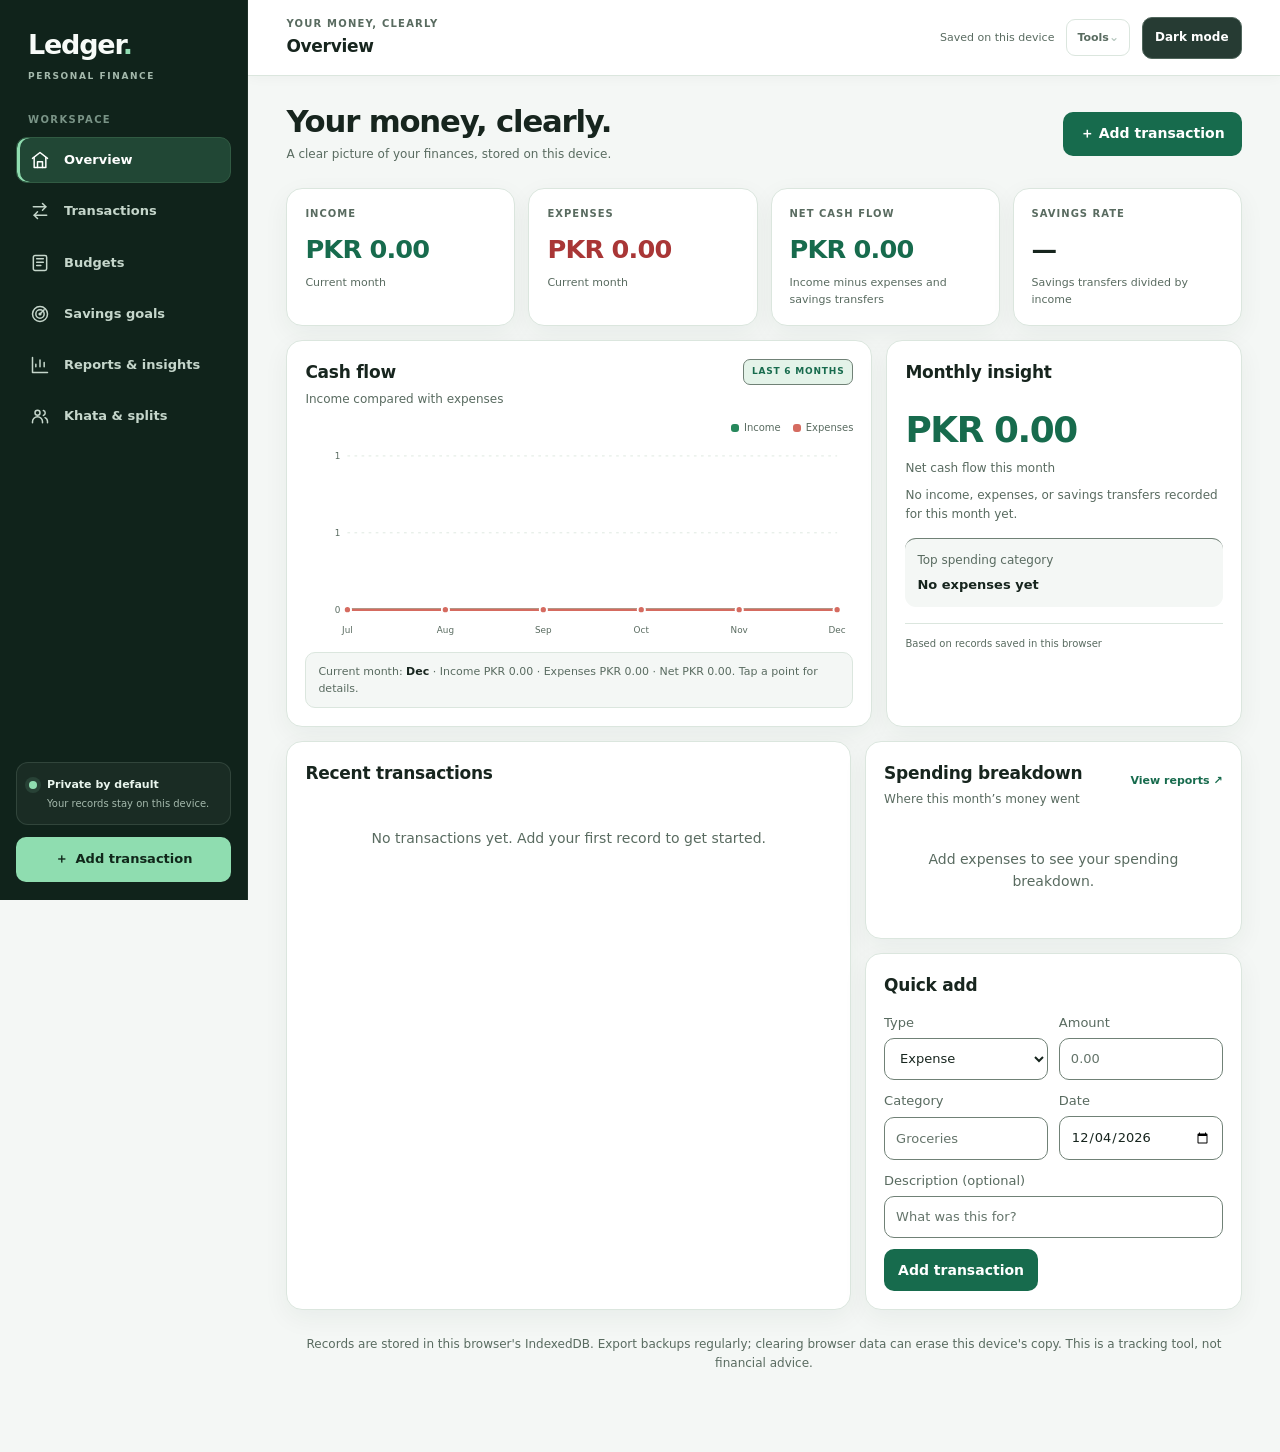
<file: site/index.html>
<!doctype html>
<html lang="en">
<head>
<meta charset="utf-8">
<meta name="viewport" content="width=device-width,initial-scale=1">
<meta name="theme-color" content="#101c19">
<meta name="color-scheme" content="light dark">
<meta name="description" content="A private, local-first personal finance tracker for income, expenses, budgets and savings goals.">
<title>Ledger — Personal Finance</title>
<link rel="stylesheet" href="./assets/css/app.css">
</head>
<body>
<div class="app-shell">
<aside class="sidebar" aria-label="Primary navigation">
  <a class="brand" href="./" aria-label="Ledger home">Ledger<span>.</span><small>PERSONAL FINANCE</small></a>
  <div class="nav-caption">WORKSPACE</div>
  <nav class="side-nav" aria-label="Finance sections">
    <button class="nav-item active" type="button" data-tab="overview"><span class="nav-icon"><svg viewBox="0 0 24 24" aria-hidden="true"><path d="m3 10 9-7 9 7"/><path d="M5 9v12h14V9"/><path d="M9 21v-7h6v7"/></svg></span><span>Overview</span></button>
    <button class="nav-item" type="button" data-tab="transactions"><span class="nav-icon"><svg viewBox="0 0 24 24" aria-hidden="true"><path d="M4 7h15"/><path d="m15 3 4 4-4 4"/><path d="M20 17H5"/><path d="m9 13-4 4 4 4"/></svg></span><span>Transactions</span></button>
    <button class="nav-item" type="button" data-tab="budgets"><span class="nav-icon"><svg viewBox="0 0 24 24" aria-hidden="true"><rect x="4" y="3" width="16" height="18" rx="2"/><path d="M8 7h8M8 11h8M8 15h5"/></svg></span><span>Budgets</span></button>
    <button class="nav-item" type="button" data-tab="goals"><span class="nav-icon"><svg viewBox="0 0 24 24" aria-hidden="true"><circle cx="12" cy="12" r="9"/><circle cx="12" cy="12" r="5"/><circle cx="12" cy="12" r="1"/><path d="m12 12 5-5"/></svg></span><span>Savings goals</span></button>
    <button class="nav-item" type="button" data-tab="reports"><span class="nav-icon"><svg viewBox="0 0 24 24" aria-hidden="true"><path d="M3 3v18h18"/><path d="M7 14v-3M12 14V6M17 14V9"/></svg></span><span>Reports &amp; insights</span></button>
    <button class="nav-item" type="button" data-tab="debts"><span class="nav-icon"><svg viewBox="0 0 24 24" aria-hidden="true"><circle cx="9" cy="8" r="3"/><path d="M3 20v-1a6 6 0 0 1 12 0v1"/><path d="M16 5.5a3 3 0 0 1 0 5.8"/><path d="M18 14a5 5 0 0 1 3 4.5V20"/></svg></span><span>Khata &amp; splits</span></button>
  </nav>
  <div class="sidebar-spacer"></div>
  <div class="privacy-card"><span class="privacy-dot"></span><div><strong>Private by default</strong><small>Your records stay on this device.</small></div></div>
  <button class="sidebar-add" type="button" data-open-quickadd>＋ <span>Add transaction</span></button>
</aside>
<div class="app-main">
<header class="topbar">
  <div class="mobile-brand">Ledger<span>.</span></div>
  <div class="topbar-title"><span class="eyebrow">YOUR MONEY, CLEARLY</span><strong id="pageTitle">Overview</strong></div>
  <div class="header-actions"><span id="storageStatus" role="status" aria-live="polite">Checking local storage…</span><details class="utility-menu topbar-tools"><summary aria-label="Open data tools">Tools <span>⌄</span></summary><div class="utility-popover"><label class="file-action"><span>Import CSV</span><input id="importCsv" type="file" accept=".csv,text/csv" aria-label="Import transactions from CSV"></label><span id="importMessage" class="small" role="status" aria-live="polite"></span><button class="secondary" id="exportCsv">Export CSV</button><button type="button" class="khata-cta" data-open-tab="debts">Split bills &amp; record money</button><button class="secondary" id="exportJson">Backup JSON</button><label style="display:inline-flex"><span class="hidden">Restore JSON backup</span><input id="importJson" type="file" accept="application/json,.json" style="max-width:190px"></label></div></details>
<button class="theme-toggle" id="themeToggle" type="button" aria-label="Switch to dark theme" title="Switch theme">Dark mode</button></div>
</header>
<main class="wrap">
<div class="toolbar"><div><h1 id="welcomeTitle">Your money, clearly.</h1><div class="notice">A clear picture of your finances, stored on this device.</div></div><button class="primary-add" type="button" data-open-quickadd>＋ Add transaction</button></div>
<section class="cards" aria-label="Financial overview">
<div class="card"><div class="metric">Income</div><div class="value positive" id="incomeTotal">Rs 0</div><div class="small">Current month</div></div>
<div class="card"><div class="metric">Expenses</div><div class="value negative" id="expenseTotal">Rs 0</div><div class="small">Current month</div></div>
<div class="card"><div class="metric">Net cash flow</div><div class="value" id="netTotal">Rs 0</div><div class="small">Income minus expenses and savings transfers</div></div>
<div class="card"><div class="metric">Savings rate</div><div class="value" id="savingsRate">0%</div><div class="small">Savings transfers divided by income</div></div>
</section>
<section class="insight-grid" aria-label="Financial insights">
<div class="panel trend-panel"><div class="panel-heading"><div><h2>Cash flow</h2><p class="small">Income compared with expenses</p></div><span class="chart-tag">LAST 6 MONTHS</span></div><div id="cashflowChart" class="cashflow-chart"><div class="empty">Your monthly trend will appear here.</div></div><div id="chartDetail" class="chart-detail" aria-live="polite">Tap a month in the chart to inspect its totals.</div></div>
<div class="panel insight-panel"><h2>Monthly insight</h2><div id="monthlyInsight"><div class="empty">Add transactions to see your summary.</div></div><div class="insight-foot">Based on records saved in this browser</div></div>
</section>
<div class="tabs" role="tablist" aria-label="Finance sections"><button id="tab-overview" class="active" role="tab" aria-selected="true" aria-controls="overview" tabindex="0" data-tab="overview">Overview</button><button id="tab-transactions" role="tab" aria-selected="false" aria-controls="transactions" tabindex="-1" data-tab="transactions">Transactions</button><button id="tab-budgets" role="tab" aria-selected="false" aria-controls="budgets" tabindex="-1" data-tab="budgets">Budgets</button><button id="tab-goals" role="tab" aria-selected="false" aria-controls="goals" tabindex="-1" data-tab="goals">Savings goals</button><button id="tab-debts" role="tab" aria-selected="false" aria-controls="debts" tabindex="-1" data-tab="debts">Khata &amp; split bills</button></div>
<section id="overview" class="tabcontent" role="tabpanel" aria-labelledby="tab-overview" tabindex="0" aria-hidden="false">
<div class="layout"><div class="panel"><h2>Recent transactions</h2><div id="recentList" class="tablewrap"></div></div><div class="stack"><div class="panel category-panel"><div class="panel-heading"><div><h2>Spending breakdown</h2><p class="small">Where this month’s money went</p></div><button class="text-action" type="button" data-tab="reports">View reports ↗</button></div><div id="categoryBreakdown"></div></div><div class="panel"><h2>Quick add</h2><form id="txForm" class="formgrid">
<label>Type<select name="type"><option value="expense">Expense</option><option value="income">Income</option><option value="savings">Savings transfer</option></select></label>
<label>Amount<input name="amount" type="number" min="0.01" step="0.01" required placeholder="0.00"></label>
<label>Category<input name="category" required maxlength="60" placeholder="Groceries"></label>
<label>Date<input name="date" type="date" required></label>
<label class="full">Description (optional)<input name="description" maxlength="180" placeholder="What was this for?"></label>
<div class="form-actions"><button type="submit">Add transaction</button><span id="formMessage" class="small" role="status"></span></div>
</form></div></div></div>
</section>
<section id="transactions" class="tabcontent hidden" role="tabpanel" aria-labelledby="tab-transactions" tabindex="0" aria-hidden="true"><div class="panel"><div class="row" style="flex-wrap:wrap;margin-bottom:12px"><h2 style="margin:0">All transactions</h2><div style="display:flex;gap:8px;flex-wrap:wrap"><input id="search" aria-label="Search transactions by category or note" placeholder="Search category or note" style="width:220px"><select id="typeFilter" aria-label="Filter transactions by type" style="width:auto"><option value="">All types</option><option value="income">Income</option><option value="expense">Expenses</option><option value="savings">Savings</option></select></div></div><div id="allList" class="tablewrap"></div></div></section>
<section id="reports" class="tabcontent hidden" role="tabpanel" aria-labelledby="tab-reports" tabindex="0" aria-hidden="true">
<div class="reports-heading"><div><span class="eyebrow">YOUR MONEY, OVER TIME</span><h1>Reports &amp; insights</h1><p class="small">Explore real totals from the transactions saved on this device.</p></div><div class="report-filter"><label for="reportRange">Trend range</label><select id="reportRange"><option value="6">Last 6 months</option><option value="12">Last 12 months</option></select></div></div>
<div class="cards report-metrics"><div class="card"><div class="metric">Income this month</div><div class="value positive" id="reportIncome">Rs 0</div></div><div class="card"><div class="metric">Expenses this month</div><div class="value negative" id="reportExpense">Rs 0</div></div><div class="card"><div class="metric">Net cash flow</div><div class="value" id="reportNet">Rs 0</div></div><div class="card"><div class="metric">Top category</div><div class="value report-top-category" id="reportTopCategory">—</div></div></div>
<div class="reports-grid"><div class="panel"><div class="panel-heading"><div><h2>Income vs expenses</h2><p class="small">Compare monthly totals</p></div><div class="chart-legend"><span><i class="legend-income"></i>Income</span><span><i class="legend-expense"></i>Expenses</span></div></div><div id="reportMonthlyBars" class="report-monthly-bars"></div><div id="reportMonthDetail" class="chart-detail">Tap a month to inspect its totals.</div></div><div class="panel"><div class="panel-heading"><div><h2>Spending by category</h2><p class="small">Current month</p></div></div><div id="reportCategoryChart"></div></div></div>
<div class="panel report-table-panel"><div class="panel-heading"><div><h2>Recent activity</h2><p class="small">Latest transactions, with amounts and dates</p></div><button class="text-action" type="button" data-tab="transactions">All transactions ↗</button></div><div id="reportRecentList" class="tablewrap"></div></div>
</section>
<section id="budgets" class="tabcontent hidden" role="tabpanel" aria-labelledby="tab-budgets" tabindex="0" aria-hidden="true"><div class="layout"><div class="panel"><h2>Set a monthly spending limit</h2><form id="budgetForm" class="formgrid"><label>Category<input name="category" maxlength="60" required placeholder="Dining"></label><label>Monthly limit<input name="limit" type="number" min="0.01" step="0.01" required></label><div class="form-actions"><button>Save budget</button></div></form><p class="small">Budgets compare spending in the current calendar month.</p></div><div class="panel"><h2>Your budgets</h2><div id="budgetList"></div></div></div></section>
<section id="goals" class="tabcontent hidden" role="tabpanel" aria-labelledby="tab-goals" tabindex="0" aria-hidden="true"><div class="layout"><div class="panel"><h2>Create a savings goal</h2><form id="goalForm" class="formgrid"><label>Goal name<input name="name" maxlength="70" required placeholder="Emergency fund"></label><label>Target amount<input name="target" type="number" min="0.01" step="0.01" required></label><label>Saved so far<input name="saved" type="number" min="0" step="0.01" value="0" required></label><label>Target date (optional)<input name="date" type="date"></label><div class="form-actions"><button>Create goal</button></div></form></div><div class="panel"><h2>Progress</h2><div id="goalList"></div></div></div></section>
<section id="debts" class="tabcontent hidden" role="tabpanel" aria-labelledby="tab-debts" tabindex="0" aria-hidden="true">
<div class="khata-layout">
<aside class="panel people-sidebar"><div class="people-heading"><div><h2>People &amp; balances</h2><p class="small">Add people here, then record what each person owes or what you owe them. Use Split an amount to divide a shared bill.</p></div></div>
<form id="personForm" class="person-add"><label for="personName">Add person</label><div class="person-add-row"><input id="personName" maxlength="100" required placeholder="Name or contact"><button type="submit" aria-label="Add person">Add</button></div><span id="personMessage" class="small" role="status"></span></form>
<div id="peopleList" class="people-list"></div></aside>
<div class="khata-main">
<div class="panel"><h2>Record a khata entry</h2><form id="iouForm" class="formgrid">
<label>Direction<select name="direction"><option value="owed-to-me">They owe me (+)</option><option value="i-owe">I owe them (−)</option></select></label>
<label>Person<input name="person" list="peopleOptions" required maxlength="100" placeholder="Name or contact"><datalist id="peopleOptions"></datalist></label>
<label>Amount<input name="amount" type="number" min="0.01" step="0.01" required placeholder="0.00"></label>
<label>Date recorded<input name="date" type="date" required></label>
<label>Due date (optional)<input name="dueDate" type="date"></label>
<label class="full">Note (optional)<input name="note" maxlength="180" placeholder="What was this for?"></label>
<div class="form-actions"><button type="submit">Add to khata</button><span class="small" id="iouMessage" role="status"></span></div>
</form><p class="small">Positive balance means they owe you; negative means you owe them. Repayments reduce the open entry.</p></div>
<div class="panel"><h2>Split an amount</h2><p class="small">Choose 2–3 people. Ledger starts with an even split, but you can edit each person's share and choose separately whether they owe you or you owe them.</p>
<form id="splitForm" class="formgrid">
<label>Total amount<input name="amount" type="number" min="0.01" step="0.01" required placeholder="e.g. 3000"></label>
<label class="full">Reason / note (optional)<input name="note" maxlength="180" placeholder="Dinner, fuel, shared purchase…"></label>
<div class="full"><div class="row"><strong>Select 2 or 3 people</strong><span id="splitCount" class="small">0 selected</span></div><div id="splitPeople" class="split-people"></div></div>
<div class="full"><strong>Each person's khata entry</strong><div id="splitAllocations" class="split-allocations"><p class="small">Select 2 or 3 people to set their shares.</p></div></div>
<div class="form-actions"><button type="submit">Add shares to khata</button><span id="splitMessage" class="small" role="status"></span></div></form><div id="splitPreview" class="small split-preview" aria-live="polite"></div></div>
<div class="panel"><h2>Balances</h2><div class="iou-summary"><div><span class="small">Owed to you</span><strong id="owedToMeTotal">Rs 0</strong></div><div><span class="small">You owe</span><strong id="iOweTotal">Rs 0</strong></div></div><div id="selectedPersonSummary" class="selected-person-summary"></div><div id="iouList"></div></div>
</div></div>
</section>
<div class="footer">Records are stored in this browser's IndexedDB. Export backups regularly; clearing browser data can erase this device's copy. This is a tracking tool, not financial advice.</div>
</main>
<dialog id="planDialog" class="plan-dialog" aria-labelledby="planDialogTitle">
<div class="dialog-heading"><div><span class="eyebrow">YOUR PLAN</span><h2 id="planDialogTitle">Budgets &amp; goals</h2><p class="small">Choose what you want to manage.</p></div><button type="button" class="dialog-close" id="closePlanDialog" aria-label="Close plan menu">×</button></div>
<div class="plan-menu-options"><button type="button" data-tab="budgets"><span>▤</span><strong>Budgets</strong><small>Set monthly spending limits</small></button><button type="button" data-tab="goals"><span>◎</span><strong>Savings goals</strong><small>Track progress toward targets</small></button></div>
</dialog>
<dialog id="quickAddDialog" class="quick-add-dialog" aria-labelledby="quickAddTitle">
<div class="dialog-heading"><div><span class="eyebrow">QUICK ENTRY</span><h2 id="quickAddTitle">Add transaction</h2><p class="small">Record it now. It stays on this device.</p></div><button type="button" class="dialog-close" id="closeQuickAdd" aria-label="Close add transaction">×</button></div>
<form id="quickAddForm" class="formgrid">
<label>Type<select name="type"><option value="expense">Expense</option><option value="income">Income</option><option value="savings">Savings transfer</option></select></label>
<label>Amount<input name="amount" type="number" min="0.01" step="0.01" required placeholder="0.00" inputmode="decimal"></label>
<label>Category<input name="category" required maxlength="60" placeholder="Groceries"></label>
<label>Date<input name="date" type="date" required></label>
<label class="full">Description (optional)<input name="description" maxlength="180" placeholder="What was this for?"></label>
<div class="form-actions"><button type="submit">Save transaction</button><span id="quickFormMessage" class="small" role="status"></span></div>
</form>
</dialog>
<nav class="mobile-nav" aria-label="Bottom navigation">
  <button class="mobile-nav-item active" type="button" data-tab="overview"><span><svg viewBox="0 0 24 24" aria-hidden="true"><path d="m3 10 9-7 9 7"/><path d="M5 9v12h14V9"/><path d="M9 21v-7h6v7"/></svg></span><small>Home</small></button>
  <button class="mobile-nav-item" type="button" data-tab="transactions"><span><svg viewBox="0 0 24 24" aria-hidden="true"><path d="M4 7h15"/><path d="m15 3 4 4-4 4"/><path d="M20 17H5"/><path d="m9 13-4 4 4 4"/></svg></span><small>Activity</small></button>
  <button class="mobile-nav-item mobile-add" type="button" data-open-quickadd aria-label="Add transaction">＋</button>
  <button class="mobile-nav-item" type="button" data-open-plan><span><svg viewBox="0 0 24 24" aria-hidden="true"><rect x="4" y="3" width="16" height="18" rx="2"/><path d="M8 7h8M8 11h8M8 15h5"/></svg></span><small>Plan</small></button>
  <button class="mobile-nav-item" type="button" data-tab="reports"><span><svg viewBox="0 0 24 24" aria-hidden="true"><path d="M3 3v18h18"/><path d="M7 14v-3M12 14V6M17 14V9"/></svg></span><small>Insights</small></button>
  <button class="mobile-nav-item" type="button" data-tab="debts"><span><svg viewBox="0 0 24 24" aria-hidden="true"><circle cx="9" cy="8" r="3"/><path d="M3 20v-1a6 6 0 0 1 12 0v1"/><path d="M16 5.5a3 3 0 0 1 0 5.8"/><path d="M18 14a5 5 0 0 1 3 4.5V20"/></svg></span><small>Khata</small></button>
</nav>
</div></div>
<script src="./assets/js/app.js" defer></script>
</body></html>
</file>
<file: site/assets/css/app.css>
:root{color-scheme:light;--bg:#f4f6f3;--card:#fff;--ink:#17231e;--muted:#68776f;--line:#75877a;--green:#176b4d;--soft:#e8f3ec;--red:#b84646;--gold:#946c18}*{box-sizing:border-box}body{margin:0;background:var(--bg);color:var(--ink);font:15px/1.5 system-ui,-apple-system,Segoe UI,sans-serif}button,input,select{font:inherit}button{cursor:pointer;border:0;border-radius:10px;padding:10px 14px;background:var(--green);color:#fff;font-weight:650}button.secondary{background:#edf1ed;color:var(--ink)}button.danger{background:#fff0ee;color:var(--red)}input,select{width:100%;padding:10px 11px;border:1px solid var(--line);border-radius:9px;background:#fff;color:var(--ink)}label{display:grid;gap:5px;font-size:13px;color:var(--muted)}header{background:#101c19;color:white;padding:18px max(20px,calc((100vw - 1180px)/2));display:flex;justify-content:space-between;align-items:center;gap:14px;flex-wrap:wrap}header strong{font-size:22px;letter-spacing:-.6px}header span{font-size:12px;color:#b6c8bf}.wrap{max-width:1180px;margin:26px auto;padding:0 18px}.toolbar{display:flex;justify-content:space-between;gap:12px;align-items:center;flex-wrap:wrap;margin-bottom:20px}.toolbar h1{margin:0;font-size:27px;letter-spacing:-.8px}.actions{display:flex;gap:8px;flex-wrap:wrap}.notice{font-size:12px;color:var(--muted);margin-top:6px}.cards{display:grid;grid-template-columns:repeat(4,minmax(0,1fr));gap:12px}.card,.panel{background:var(--card);border:1px solid var(--line);border-radius:16px;padding:18px;min-width:0}.metric{font-size:12px;color:var(--muted)}.value{font-size:clamp(21px,3vw,29px);font-weight:750;letter-spacing:-.7px;margin:7px 0}.positive{color:var(--green)}.negative{color:var(--red)}.layout{display:grid;grid-template-columns:1.2fr .8fr;gap:14px;margin-top:14px}.panel h2{font-size:17px;margin:0 0 14px}.formgrid{display:grid;grid-template-columns:repeat(2,minmax(0,1fr));gap:11px}.full{grid-column:1/-1}.form-actions{display:flex;gap:8px;grid-column:1/-1}.tabs{display:flex;gap:6px;flex-wrap:wrap;margin:18px 0}.tabs button{background:#e7ece7;color:var(--muted)}.tabs button.active{background:#173e30;color:white}.tablewrap{overflow:auto}table{width:100%;border-collapse:collapse;font-size:13px}th,td{text-align:left;padding:11px 8px;border-bottom:1px solid var(--line);white-space:nowrap}th{color:var(--muted);font-weight:600}td.amount{text-align:right;font-variant-numeric:tabular-nums}.pill{display:inline-block;padding:3px 8px;border-radius:999px;background:var(--soft);color:var(--green);font-size:11px}.pill.expense{background:#fff0ee;color:var(--red)}.bar{height:8px;border-radius:99px;background:#edf1ed;overflow:hidden;margin:9px 0}.bar span{display:block;height:100%;background:var(--green);border-radius:99px}.row{display:flex;justify-content:space-between;gap:10px;align-items:center}.stack{display:grid;gap:14px}.empty{padding:25px 8px;text-align:center;color:var(--muted)}.small{font-size:12px;color:var(--muted)}.hidden{display:none!important}.section{margin-top:14px}.error{color:var(--red);font-size:13px}.footer{padding:25px 0;color:var(--muted);font-size:12px;text-align:center}@media(max-width:850px){.cards{grid-template-columns:repeat(2,minmax(0,1fr))}.layout{grid-template-columns:1fr}}@media(max-width:460px){.cards{gap:8px}.card,.panel{padding:13px}.formgrid{grid-template-columns:1fr}.full,.form-actions{grid-column:auto}header{padding:15px 18px}.toolbar h1{font-size:23px}}

/* Theme toggle and dark theme */
.header-actions{display:flex;align-items:center;gap:12px;flex-wrap:wrap}.theme-toggle{background:#263b33;color:#fff;border:1px solid #50665c;padding:8px 12px;font-size:12px}.theme-toggle:hover{filter:brightness(1.12)}button:disabled{opacity:.65;cursor:wait}
html[data-theme="dark"]{color-scheme:dark;--bg:#101614;--card:#19221e;--ink:#e6eee9;--muted:#a1b1a8;--line:#617268;--green:#78c6a0;--soft:#203b2d;--red:#ff8585;--gold:#e1bd69}
html[data-theme="dark"] header{background:#080e0c}html[data-theme="dark"] button.secondary{background:#26332c;color:var(--ink)}html[data-theme="dark"] button.danger{background:#3a2423;color:#ff9993}html[data-theme="dark"] input,html[data-theme="dark"] select{background:#111a16;color:var(--ink);border-color:var(--line)}html[data-theme="dark"] .tabs button{background:#26332c;color:var(--muted)}html[data-theme="dark"] .tabs button.active{background:#315b46;color:#fff}html[data-theme="dark"] .pill.expense{background:#3a2423;color:#ff9993}html[data-theme="dark"] .bar{background:#2a352e}html[data-theme="dark"] .theme-toggle{background:#e3eee7;color:#17231e;border-color:#b8c9bf}

/* Financial insights and charts */
.insight-grid{display:grid;grid-template-columns:minmax(0,1.65fr) minmax(260px,1fr);gap:14px;margin:14px 0}.panel-heading{display:flex;justify-content:space-between;gap:12px;align-items:flex-start}.panel-heading h2{margin-bottom:2px}.panel-heading p{margin:0 0 8px}.chart-tag{font-size:11px;border:1px solid var(--line);border-radius:999px;padding:5px 9px;color:var(--muted);white-space:nowrap}.chart-legend{display:flex;justify-content:flex-end;gap:16px;font-size:12px;color:var(--muted);margin:0 0 4px}.chart-legend span{display:inline-flex;align-items:center;gap:6px}.chart-legend i{width:17px;height:3px;border-radius:4px;display:inline-block}.legend-income{background:#2d9b70}.legend-expense{background:#dc6868}.trend-svg{display:block;width:100%;height:auto;overflow:visible}.chart-gridline{stroke:var(--line);stroke-width:1;stroke-dasharray:3 4}.chart-axis-label{fill:var(--muted);font-size:11px}.chart-line{fill:none;stroke-width:3;stroke-linecap:round;stroke-linejoin:round}.income-line{stroke:#2d9b70}.expense-line{stroke:#dc6868}.chart-dot{stroke:var(--card);stroke-width:2}.chart-dot.income{fill:#2d9b70}.chart-dot.expense{fill:#dc6868}.insight-panel{display:flex;flex-direction:column}.insight-number{font-size:clamp(25px,3vw,34px);font-weight:780;letter-spacing:-1px;margin:12px 0 0;overflow-wrap:anywhere}.insight-message{font-size:13px;line-height:1.55;margin:18px 0;color:var(--ink)}.top-category{margin-top:auto;padding:12px 0 2px;border-top:1px solid var(--line);display:grid;grid-template-columns:1fr auto;gap:4px 10px;align-items:center}.top-category .small{grid-column:1/-1}.top-category strong{font-size:14px}.top-category>span:last-child{font-size:13px;font-weight:700}.insight-foot{margin-top:18px;padding-top:12px;border-top:1px solid var(--line);font-size:11px;color:var(--muted)}@media(max-width:850px){.insight-grid{grid-template-columns:1fr}}@media(max-width:460px){.trend-panel{padding:12px}.chart-axis-label{font-size:10px}}

/* CSV import and personal IOU tracker */
.file-action{display:inline-flex;align-items:center;justify-content:center;position:relative;overflow:hidden;padding:10px 14px;border-radius:10px;background:var(--green);color:#fff;font-size:14px;font-weight:650;cursor:pointer;min-height:42px}.file-action input{position:absolute;inset:0;opacity:0;cursor:pointer;width:100%;height:100%;font-size:100px}.iou-summary{display:grid;grid-template-columns:1fr 1fr;gap:10px;margin-bottom:14px}.iou-summary>div{background:var(--bg);border:1px solid var(--line);border-radius:12px;padding:12px;min-width:0}.iou-summary span,.iou-summary strong{display:block}.iou-summary strong{font-size:clamp(17px,2vw,23px);margin-top:5px;overflow-wrap:anywhere}.iou-item{padding:14px 0;border-bottom:1px solid var(--line)}.iou-item:first-child{padding-top:0}.iou-item:last-child{border-bottom:0}.iou-amount{font-size:22px;font-weight:750;margin:8px 0 3px;overflow-wrap:anywhere}.iou-actions{display:flex;gap:8px;flex-wrap:wrap;margin-top:10px}.iou-actions button{font-size:12px;padding:7px 10px}
html[data-theme="dark"] .file-action{color:#101614}
@media(max-width:460px){.file-action{padding:9px 11px}.iou-summary{grid-template-columns:1fr 1fr}}


/* People sidebar and multi-person khata split */
.khata-layout{display:grid;grid-template-columns:minmax(230px,.72fr) minmax(0,1.8fr);gap:14px;align-items:start}.people-sidebar{position:sticky;top:14px}.people-heading h2{margin-bottom:2px}.people-heading p{margin:0 0 14px}.person-add{padding:13px 0;border-top:1px solid var(--line);border-bottom:1px solid var(--line)}.person-add-row{display:flex;gap:6px;margin-top:6px}.person-add-row input{min-width:0}.person-add-row button{padding:9px 12px}.people-list{display:grid;gap:6px;margin-top:12px}.person-choice{width:100%;display:flex;flex-direction:column;align-items:flex-start;gap:3px;background:transparent;color:var(--ink);border:1px solid transparent;padding:10px;border-radius:10px;text-align:left;font-weight:500}.person-choice>span:last-child{font-size:11px;color:var(--muted);overflow-wrap:anywhere}.person-choice.selected{background:var(--soft);border-color:var(--green)}.person-choice-name{font-weight:700}.person-balance.positive{color:var(--green)}.person-balance.negative{color:var(--red)}.khata-main{display:grid;gap:14px;min-width:0}.split-people{display:grid;grid-template-columns:repeat(2,minmax(0,1fr));gap:7px;margin-top:8px}.split-person{display:flex;align-items:center;gap:8px;padding:9px 10px;border:1px solid var(--line);border-radius:9px;color:var(--ink);font-size:13px;min-width:0}.split-person input{width:auto;margin:0;accent-color:var(--green)}.split-person span{overflow-wrap:anywhere}.selected-person-summary{margin-bottom:12px}.selected-balance{background:var(--bg);border:1px solid var(--line);border-radius:11px;padding:12px;display:grid;gap:4px}.selected-balance strong{font-size:17px;overflow-wrap:anywhere}@media(max-width:850px){.khata-layout{grid-template-columns:1fr}.people-sidebar{position:static}.people-list{grid-template-columns:repeat(2,minmax(0,1fr))}.split-people{grid-template-columns:repeat(2,minmax(0,1fr))}}@media(max-width:460px){.people-list{grid-template-columns:1fr}.split-people{grid-template-columns:1fr}}

.split-preview{margin-top:10px;padding:10px 12px;border:1px solid var(--line);border-radius:10px;background:var(--bg);line-height:1.7}.people-sidebar{min-width:0}

/* Make bill splitting and khata easy to find from every tab */
.khata-cta{background:#176b4d;color:#fff;box-shadow:0 2px 8px rgba(23,107,77,.18)}
.khata-cta:hover:not(:disabled){filter:brightness(1.08)}
#debts{scroll-margin-top:16px}
@media(max-width:600px){.khata-cta{grid-column:1/-1;min-height:46px}}
html[data-theme="dark"] .khata-cta{background:#83d0a8;color:#102017}

/* Per-person custom split allocations */
.split-allocations{display:grid;gap:9px;margin-top:9px}.split-allocation-row{display:grid;grid-template-columns:minmax(90px,.75fr) minmax(110px,1fr) minmax(150px,1.3fr);gap:10px;align-items:end;border:1px solid var(--line);border-radius:11px;padding:11px;background:var(--bg)}.split-allocation-row>strong{padding-bottom:10px;overflow-wrap:anywhere}.split-allocation-row label{min-width:0}.split-allocation-row input,.split-allocation-row select{min-width:0}.split-preview{white-space:normal;overflow-wrap:anywhere}@media(max-width:600px){.split-allocation-row{grid-template-columns:1fr 1fr}.split-allocation-row>strong{grid-column:1/-1;padding-bottom:0}.split-allocation-row label:last-child{grid-column:1/-1}}


/* Usability and accessibility hardening */
:root{--focus:#0b72d9}
button,input:not([type="checkbox"]):not([type="radio"]),select,.file-action{min-height:42px}
button:focus-visible,input:focus-visible,select:focus-visible,.file-action:focus-within,.tabs [role="tab"]:focus-visible{outline:3px solid var(--focus);outline-offset:2px}
button:hover:not(:disabled){filter:brightness(.96)}
button:active:not(:disabled){transform:translateY(1px)}
.tabs{border-bottom:1px solid var(--line);padding-bottom:8px;overflow-x:auto;flex-wrap:nowrap;scrollbar-width:thin}
.tabs button{flex:0 0 auto;white-space:nowrap}
.tabcontent:focus{outline:none}
.error-banner{margin:0 0 16px;padding:14px 16px;border:1px solid #c75b54;border-left-width:5px;border-radius:12px;background:#fff0ee;color:#782b27;font-size:14px;overflow-wrap:anywhere}
html[data-theme="dark"] .error-banner{background:#3a2423;color:#ffd8d4;border-color:#ff8585}
input::placeholder{color:#7a8980;opacity:1}
html[data-theme="dark"] input::placeholder{color:#9eafa5}
@media(prefers-reduced-motion:reduce){*,*::before,*::after{scroll-behavior:auto!important;animation-duration:.01ms!important;animation-iteration-count:1!important;transition-duration:.01ms!important}}
@media(max-width:600px){.wrap{margin:18px auto;padding:0 12px}.toolbar{align-items:stretch}.actions{display:grid;grid-template-columns:repeat(2,minmax(0,1fr))}.actions>*{min-width:0}.actions button,.actions .file-action{width:100%;justify-content:center}.header-actions{width:100%;justify-content:space-between}.cards .card{padding:12px}.value{font-size:22px}.form-actions{flex-wrap:wrap}.form-actions button{width:100%}th,td{padding:10px 7px}}


/* Ledger usability refresh: calm hierarchy, resilient surfaces, and accessible controls */
:root{
  --bg:#f4f7f5;
  --card:#ffffff;
  --ink:#17251e;
  --muted:#596b60;
  --line:#708176;
  --green:#176b4d;
  --soft:#e7f3eb;
  --red:#a93636;
  --gold:#805d16;
  --focus:#075fc4;
}
body{background:linear-gradient(180deg,#edf5ef 0,var(--bg) 340px);font-size:15px;line-height:1.55}
header{box-shadow:0 2px 12px rgba(9,28,18,.12);border-bottom:1px solid #30483b}
header strong{font-size:24px;letter-spacing:-.8px}
.wrap{margin:30px auto 40px}
.toolbar{align-items:flex-end;margin-bottom:22px}
.toolbar h1{font-size:clamp(26px,3vw,34px);line-height:1.15;letter-spacing:-1px}
.notice{font-size:13px}
.card,.panel{border-color:#d7e2da;border-radius:16px;box-shadow:0 4px 18px rgba(20,48,32,.045)}
.card{padding:19px}
.metric{text-transform:uppercase;letter-spacing:.07em;font-size:11px;font-weight:750}
.value{font-variant-numeric:tabular-nums;letter-spacing:-.8px}
.panel h2{letter-spacing:-.25px}
.tabs{gap:7px;margin:22px 0 14px;padding-bottom:10px;border-bottom-color:#d3ded6}
.tabs button{border:1px solid transparent;border-radius:999px;padding:9px 15px}
.tabs button.active{background:#173e30;color:#fff;box-shadow:0 2px 6px rgba(13,45,29,.14)}
input,select{border-color:var(--line);border-radius:10px}
button,.file-action{border-radius:10px;transition:filter .15s ease,transform .15s ease,box-shadow .15s ease}
button:focus-visible,input:focus-visible,select:focus-visible,.file-action:focus-within,.tabs [role="tab"]:focus-visible{outline:3px solid var(--focus);outline-offset:3px}
input::placeholder{color:#64746a}
th,td{border-bottom-color:#d7e0d9}
.empty{padding:28px 12px}
.error-banner{box-shadow:0 2px 10px rgba(110,32,26,.07)}
.person-choice{border-color:transparent}
.person-choice:hover:not(:disabled){background:var(--bg);filter:none}
.person-choice.selected{background:var(--soft);border-color:var(--green)}
.split-allocation-row{background:var(--card);border-color:#d7e2da}
html[data-theme="dark"]{
  --bg:#101714;
  --card:#19231d;
  --ink:#e7efe9;
  --muted:#b2c0b7;
  --line:#788a7e;
  --green:#83d0a8;
  --soft:#203b2d;
  --red:#ff9292;
  --gold:#e1bd69;
  --focus:#82bdff;
}
html[data-theme="dark"] body{background:linear-gradient(180deg,#121d17 0,var(--bg) 340px)}
html[data-theme="dark"] .card,html[data-theme="dark"] .panel{border-color:#34483b;box-shadow:0 4px 18px rgba(0,0,0,.12)}
html[data-theme="dark"] th,html[data-theme="dark"] td{border-bottom-color:#34483b}
html[data-theme="dark"] .split-allocation-row{background:var(--card);border-color:#34483b}
html[data-theme="dark"] button:not(.secondary):not(.danger):not(.theme-toggle):not(.person-choice):not([role="tab"]){color:#102017}
html[data-theme="dark"] .person-choice{color:var(--ink)}
html[data-theme="dark"] input::placeholder{color:#a7b8ad}
html[data-theme="dark"] .tabs{border-bottom-color:#34483b}
@media(max-width:600px){
  .wrap{margin:18px auto 28px;padding:0 12px}
  .toolbar h1{font-size:26px}
  .card,.panel{border-radius:14px}
  .tabs{margin-top:18px}
}
@media(prefers-reduced-motion:reduce){
  button,.file-action{transition:none}
}


/* Ledger mobile-first finance workspace refresh */
:root{--nav-bg:#10231b;--nav-muted:#a4b9ac;--accent:#1b7653;--accent-soft:#e4f3e9;--surface-border:#dbe6de;--shadow-card:0 8px 26px rgba(18,48,31,.055)}
html[data-theme="dark"]{--nav-bg:#0c1510;--nav-muted:#a9bdb0;--accent:#83d0a8;--accent-soft:#203b2d;--surface-border:#34483b;--shadow-card:0 8px 26px rgba(0,0,0,.14)}
body{margin:0;background:var(--bg);font-size:14px}
.app-shell{min-height:100vh}
.sidebar{position:fixed;inset:0 auto 0 0;z-index:30;width:248px;display:flex;flex-direction:column;gap:0;padding:24px 16px 18px;background:var(--nav-bg);color:#f2f8f3;border-right:1px solid rgba(255,255,255,.06)}
.brand{display:block;color:#f7fbf8;text-decoration:none;font-size:27px;font-weight:800;letter-spacing:-1.2px;padding:0 12px 28px}
.brand>span,.mobile-brand>span{color:#91ddb3}
.brand small{display:block;margin-top:4px;color:var(--nav-muted);font-size:9px;letter-spacing:1.6px;font-weight:750}
.nav-caption{padding:0 12px 10px;color:#799386;font-size:10px;font-weight:800;letter-spacing:1.4px}
.side-nav{display:grid;gap:5px}
.nav-item{display:flex;align-items:center;gap:12px;width:100%;padding:12px 13px;background:transparent;color:#c5d6cb;text-align:left;font-size:13px;font-weight:650;border:1px solid transparent;border-radius:11px;min-height:45px}
.nav-item:hover:not(:disabled){filter:none;background:rgba(255,255,255,.06);color:#fff}
.nav-item.active{background:#214735;border-color:#315b43;color:#fff;box-shadow:inset 3px 0 #8fddb0}
.nav-icon{width:22px;text-align:center;font-size:19px;line-height:1}
.sidebar-spacer{flex:1;min-height:20px}
.privacy-card{display:flex;gap:10px;align-items:flex-start;padding:13px 12px;margin-bottom:12px;border:1px solid rgba(200,231,210,.13);border-radius:12px;background:rgba(255,255,255,.045)}
.privacy-dot{flex:0 0 8px;height:8px;margin-top:5px;border-radius:50%;background:#8fddb0;box-shadow:0 0 0 4px rgba(143,221,176,.12)}
.privacy-card strong,.privacy-card small{display:block}.privacy-card strong{font-size:11px;color:#e9f5ed}.privacy-card small{margin-top:3px;color:var(--nav-muted);font-size:10px;line-height:1.45}
.sidebar-add{display:flex;align-items:center;justify-content:center;gap:8px;min-height:45px;background:#8fddb0;color:#10271a;font-size:13px}
.sidebar-add:hover:not(:disabled){filter:brightness(1.04)}
.sidebar-tools{margin-top:12px}
.utility-menu{position:relative}.utility-menu summary{display:flex;justify-content:space-between;align-items:center;padding:10px 12px;border-radius:9px;color:#b9cdc0;cursor:pointer;list-style:none;font-size:12px}.utility-menu summary::-webkit-details-marker{display:none}.utility-menu summary:hover{background:rgba(255,255,255,.06)}
.utility-popover{position:absolute;bottom:calc(100% + 8px);left:0;width:216px;z-index:60;display:grid;gap:8px;padding:12px;background:var(--card);border:1px solid var(--surface-border);border-radius:13px;box-shadow:0 14px 38px rgba(0,0,0,.2);color:var(--ink)}
.utility-popover .actions{display:grid;grid-template-columns:1fr;gap:7px}.utility-popover button,.utility-popover .file-action{width:100%;justify-content:center;min-height:38px;font-size:12px}.utility-popover label{display:flex;align-items:center}.utility-popover input[type=file]{max-width:100%!important;font-size:11px}
.app-main{min-height:100vh;margin-left:248px;min-width:0}
header.topbar{position:sticky;top:0;z-index:20;min-height:76px;padding:12px clamp(20px,3vw,44px);display:flex;align-items:center;justify-content:space-between;gap:18px;background:var(--card);color:var(--ink);border-bottom:1px solid var(--surface-border);box-shadow:0 2px 12px rgba(20,45,30,.035)}
.topbar-title{display:grid;gap:2px;margin-right:auto}.topbar-title strong{font-size:17px;letter-spacing:-.3px}.eyebrow{font-size:10px;letter-spacing:1.2px;font-weight:800;color:var(--muted)}
header.topbar .header-actions{display:flex;align-items:center;gap:12px}.header-actions #storageStatus{color:var(--muted);font-size:11px}
.mobile-brand{display:none;font-size:21px;font-weight:850;letter-spacing:-.8px}
.wrap{max-width:1440px;margin:0 auto;padding:28px clamp(18px,3vw,44px) 54px}
.toolbar{align-items:center;margin-bottom:24px}.toolbar h1{font-size:clamp(25px,2.4vw,32px);letter-spacing:-1.2px}.notice{font-size:12px}.primary-add{display:inline-flex;align-items:center;justify-content:center;gap:8px;min-height:44px;padding:11px 17px;white-space:nowrap}
.cards{gap:13px}.card,.panel{border:1px solid var(--surface-border);box-shadow:var(--shadow-card);border-radius:16px}.card{padding:17px 18px}.metric{font-size:10px;letter-spacing:1px}.value{font-size:clamp(21px,2vw,28px);margin:9px 0 4px}.cards .small{font-size:11px}
.insight-grid{display:grid;grid-template-columns:minmax(0,1.65fr) minmax(250px,1fr);gap:14px;margin-top:14px}
.panel-heading{display:flex;align-items:flex-start;justify-content:space-between;gap:12px;margin-bottom:12px}.panel-heading h2{margin:0 0 4px}.panel-heading .small{margin:0}.chart-tag{flex:0 0 auto;padding:5px 8px;border-radius:7px;background:var(--accent-soft);color:var(--green);font-size:9px;letter-spacing:.8px;font-weight:800}
.trend-svg{display:block;width:100%;height:auto;max-height:270px;overflow:visible}.chart-gridline{stroke:var(--surface-border);stroke-width:1;stroke-dasharray:3 5}.chart-axis-label{fill:var(--muted);font-size:10px}.chart-line{fill:none;stroke-width:3;stroke-linecap:round;stroke-linejoin:round}.income-line{stroke:#27885c}.expense-line{stroke:#d56b60}.chart-dot{stroke:var(--card);stroke-width:2;cursor:pointer}.chart-dot.income{fill:#27885c}.chart-dot.expense{fill:#d56b60}.chart-dot:focus{outline:none;stroke:var(--focus);stroke-width:4}.chart-legend{display:flex;align-items:center;gap:12px;flex-wrap:wrap;color:var(--muted);font-size:10px}.chart-legend span{display:inline-flex;align-items:center;gap:5px}.chart-legend i{display:inline-block;width:8px;height:8px;border-radius:3px}.legend-income{background:#27885c}.legend-expense{background:#d56b60}
.chart-detail{margin-top:9px;padding:10px 12px;border:1px solid var(--surface-border);border-radius:10px;background:var(--bg);color:var(--muted);font-size:11px;line-height:1.55}.chart-detail strong{color:var(--ink)}
.insight-number{font-size:clamp(26px,2.8vw,36px);font-weight:800;letter-spacing:-1.4px;line-height:1.2;margin:8px 0}.insight-message{margin:9px 0 14px;color:var(--muted);font-size:12px;line-height:1.6}.insight-foot{margin-top:16px;padding-top:12px;border-top:1px solid var(--surface-border);font-size:10px;color:var(--muted)}.top-category{display:grid;grid-template-columns:1fr auto;gap:5px 12px;padding:12px;border-radius:11px;background:var(--bg)}.top-category .small{grid-column:1/-1}.top-category strong{font-size:13px}
.tabs{display:none!important}
.tabcontent{min-width:0}.layout{gap:14px;margin-top:0}.overview-layout{margin-top:14px}.category-panel{min-width:0}.text-action{padding:4px 0;background:transparent;color:var(--green);font-size:11px;white-space:nowrap}.text-action:hover:not(:disabled){filter:none;text-decoration:underline}
.category-donut-wrap{display:flex;justify-content:center;align-items:center;padding:6px 0 14px}.donut-chart{width:min(178px,60vw);aspect-ratio:1;border-radius:50%;display:grid;place-items:center;position:relative;flex:0 0 auto}.donut-chart:before{content:"";position:absolute;inset:21%;border-radius:50%;background:var(--card)}.donut-center{z-index:1;display:grid;text-align:center;gap:2px;max-width:70%;overflow:hidden}.donut-center strong{font-size:16px;letter-spacing:-.5px;overflow-wrap:anywhere}.donut-center small{font-size:10px;color:var(--muted)}
.category-legend{display:grid;gap:7px}.category-legend button{display:grid;grid-template-columns:9px minmax(0,1fr) auto;align-items:center;gap:8px;width:100%;padding:5px 3px;background:transparent;color:var(--ink);text-align:left;font-size:11px;font-weight:550}.category-legend button:hover:not(:disabled){filter:none;background:var(--bg)}.category-swatch{width:8px;height:8px;border-radius:3px}.category-legend .cat-name{overflow:hidden;text-overflow:ellipsis;white-space:nowrap}.category-legend .cat-value{color:var(--muted);font-variant-numeric:tabular-nums}
.reports-heading{display:flex;align-items:flex-end;justify-content:space-between;gap:14px;margin:0 0 18px}.reports-heading h1{font-size:27px;letter-spacing:-1px;margin:4px 0}.reports-heading p{margin:0}.report-filter{min-width:150px}.report-filter label{margin-bottom:5px}.report-metrics{margin-bottom:14px}.report-metrics .value{font-size:clamp(17px,1.8vw,24px)}.report-top-category{font-size:17px!important;overflow-wrap:anywhere}.reports-grid{display:grid;grid-template-columns:minmax(0,1.35fr) minmax(280px,.85fr);gap:14px}.report-monthly-bars{height:250px;display:flex;align-items:stretch;gap:clamp(5px,1.4vw,15px);padding:12px 4px 0;border-bottom:1px solid var(--surface-border)}.month-column{display:flex;flex:1;min-width:0;flex-direction:column;align-items:center;justify-content:flex-end;gap:7px;cursor:pointer;padding:0 2px 8px;border-radius:8px 8px 0 0;background:transparent;color:var(--muted)}.month-column:hover:not(:disabled),.month-column.selected{background:var(--accent-soft);filter:none}.month-bars{height:calc(100% - 22px);width:100%;display:flex;align-items:flex-end;justify-content:center;gap:3px;min-height:0}.month-bar{width:min(18px,36%);min-height:2px;border-radius:4px 4px 1px 1px}.month-bar.income{background:#27885c}.month-bar.expense{background:#d56b60}.month-label{font-size:10px;white-space:nowrap}.month-column:focus-visible{outline:2px solid var(--focus);outline-offset:-2px}
.report-table-panel{margin-top:14px}.report-table-panel .tablewrap{max-width:100%}
.mobile-nav{display:none}
html[data-theme="dark"] .topbar{background:var(--card);color:var(--ink);border-bottom-color:var(--surface-border)}html[data-theme="dark"] .chart-detail{background:#121c16}html[data-theme="dark"] .donut-chart:before{background:var(--card)}html[data-theme="dark"] .category-legend button{color:var(--ink)}html[data-theme="dark"] .text-action{color:var(--green)}
@media(min-width:1200px){.overview-layout{grid-template-columns:minmax(0,1.2fr) minmax(320px,.8fr)}}
@media(max-width:1050px){.sidebar{width:220px}.app-main{margin-left:220px}.insight-grid{grid-template-columns:minmax(0,1.4fr) minmax(230px,1fr)}.reports-grid{grid-template-columns:minmax(0,1.1fr) minmax(260px,.9fr)}.wrap{padding-left:22px;padding-right:22px}}
@media(max-width:760px){
 .sidebar{display:none}.app-main{margin-left:0;padding-bottom:82px}
 header.topbar{min-height:62px;padding:10px 14px;gap:10px}.mobile-brand{display:block}.topbar-title{display:none}
 header.topbar .header-actions{gap:8px;margin-left:auto}header.topbar .header-actions #storageStatus{max-width:130px;text-align:right;font-size:10px;line-height:1.25}
 .wrap{padding:19px 13px 28px;margin:0}.toolbar{margin-bottom:17px;align-items:flex-start}.toolbar h1{font-size:25px}.toolbar .notice{max-width:280px;font-size:11px}.toolbar .primary-add{display:none}
 .cards{grid-template-columns:repeat(2,minmax(0,1fr));gap:9px}.card{padding:13px 12px;border-radius:13px}.value{font-size:clamp(18px,5vw,23px);letter-spacing:-.6px}.cards .small{font-size:10px;line-height:1.4}
 .insight-grid{grid-template-columns:1fr;gap:10px;margin-top:10px}.panel{padding:15px;border-radius:14px}.panel h2{font-size:15px}.trend-svg{max-height:210px}.chart-tag{font-size:8px}.insight-panel{display:grid;grid-template-columns:1fr auto;align-items:start;gap:0 10px}.insight-panel>h2,.insight-panel>#monthlyInsight,.insight-panel>.insight-foot{grid-column:1/-1}.insight-panel #monthlyInsight{display:grid;grid-template-columns:1fr 1fr;gap:7px 12px}.insight-panel .insight-number{font-size:25px;grid-column:1/-1;margin:2px 0}.insight-panel .insight-message{margin:0}.insight-panel .top-category{margin:0;padding:9px;grid-template-columns:1fr}.insight-panel .top-category .small{grid-column:auto}.insight-panel .insight-foot{margin-top:10px}
 .layout,.overview-layout{grid-template-columns:1fr;gap:10px;margin-top:10px}.reports-heading{align-items:stretch;flex-direction:column;margin-bottom:12px}.reports-heading h1{font-size:24px}.report-filter{max-width:220px}.report-metrics .card{padding:12px}.report-metrics .value{font-size:17px}.reports-grid{grid-template-columns:1fr;gap:10px}.report-monthly-bars{height:215px;gap:4px}.month-label{font-size:9px}.report-table-panel{margin-top:10px}
 .mobile-nav{position:fixed;inset:auto 0 0;z-index:50;display:grid;grid-template-columns:1fr 1fr 1fr 1fr 1fr;align-items:center;gap:3px;padding:8px max(10px,env(safe-area-inset-left)) calc(8px + env(safe-area-inset-bottom));background:var(--card);border-top:1px solid var(--surface-border);box-shadow:0 -8px 24px rgba(10,30,18,.09)}
 .mobile-nav-item{display:flex;flex-direction:column;align-items:center;justify-content:center;gap:3px;min-width:0;min-height:48px;padding:4px 1px;background:transparent;color:var(--muted);border-radius:10px;font-weight:650}.mobile-nav-item>span{font-size:20px;line-height:1}.mobile-nav-item small{font-size:9px}.mobile-nav-item.active{background:var(--accent-soft);color:var(--green)}.mobile-nav-item.mobile-add{align-self:center;justify-self:center;width:46px;height:46px;min-height:46px;border-radius:16px;background:var(--accent);color:#fff;font-size:25px;box-shadow:0 4px 12px rgba(27,118,83,.25)}html[data-theme="dark"] .mobile-nav-item.mobile-add{color:#102017}
 .category-donut-wrap{padding:4px 0 10px}.donut-chart{width:154px}.donut-center strong{font-size:14px}.category-legend{gap:5px}.category-legend button{font-size:11px}
 .tablewrap{margin-right:-2px}th,td{padding:9px 6px;font-size:11px}.khata-layout{grid-template-columns:1fr}.people-sidebar{position:static}
 .utility-menu{position:static}.utility-popover{position:fixed;bottom:82px;left:12px;right:12px;width:auto;max-height:65vh;overflow:auto}
}
@media(max-width:390px){.wrap{padding-left:10px;padding-right:10px}.panel{padding:12px}.toolbar h1{font-size:23px}.value{font-size:18px}.header-actions #storageStatus{max-width:96px}.mobile-nav-item small{font-size:8px}.report-monthly-bars{gap:2px}.month-label{font-size:8px}}

.quick-add-dialog{width:min(520px,calc(100vw - 28px));max-width:520px;max-height:min(90vh,760px);overflow:auto;padding:22px;border:1px solid var(--surface-border);border-radius:20px;background:var(--card);color:var(--ink);box-shadow:0 28px 90px rgba(0,0,0,.28)}
.quick-add-dialog::backdrop{background:rgba(5,18,11,.58);backdrop-filter:blur(3px)}
.dialog-heading{display:flex;align-items:flex-start;justify-content:space-between;gap:16px;margin-bottom:18px}.dialog-heading h2{margin:4px 0;font-size:23px;letter-spacing:-.8px}.dialog-heading p{margin:0}.dialog-close{width:38px;height:38px;min-height:38px;padding:0;border-radius:12px;background:var(--bg);color:var(--ink);font-size:23px}
.quick-add-dialog .formgrid{gap:13px}.quick-add-dialog .form-actions button{min-width:155px}.quick-add-dialog .form-actions{align-items:center}
html[data-theme="dark"] .quick-add-dialog{background:var(--card);color:var(--ink)}
@media(max-width:600px){.quick-add-dialog{padding:18px;border-radius:18px}.quick-add-dialog .formgrid{grid-template-columns:1fr}.quick-add-dialog .form-actions button{width:100%}.quick-add-dialog .full{grid-column:auto}}

.plan-dialog{width:min(420px,calc(100vw - 28px));max-width:420px;padding:22px;border:1px solid var(--surface-border);border-radius:20px;background:var(--card);color:var(--ink);box-shadow:0 28px 90px rgba(0,0,0,.28)}
.plan-dialog::backdrop{background:rgba(5,18,11,.58);backdrop-filter:blur(3px)}.plan-menu-options{display:grid;gap:9px}.plan-menu-options button{display:grid;grid-template-columns:32px 1fr;grid-template-rows:auto auto;align-items:center;gap:2px 10px;padding:13px;background:var(--bg);color:var(--ink);text-align:left;border:1px solid var(--surface-border)}.plan-menu-options button>span{grid-row:1/3;align-self:center;font-size:22px;color:var(--green)}.plan-menu-options button strong{font-size:13px}.plan-menu-options button small{font-size:11px;color:var(--muted);font-weight:450}
@media(max-width:760px){.mobile-nav{grid-template-columns:repeat(6,minmax(0,1fr))}.mobile-nav-item small{font-size:8px}.mobile-nav-item.mobile-add{width:42px;height:42px;min-height:42px;border-radius:14px}.plan-dialog{padding:18px}}

.header-actions .utility-menu summary{color:var(--muted);padding:8px 10px;border:1px solid var(--surface-border);border-radius:9px;font-size:11px;font-weight:700;white-space:nowrap}
.header-actions .utility-menu summary:hover{background:var(--bg)}
.header-actions .utility-popover{top:calc(100% + 8px);bottom:auto;left:auto;right:0}
.header-actions .utility-popover .khata-cta{white-space:normal}
@media(max-width:760px){.header-actions .utility-popover{position:fixed;top:auto;bottom:82px;left:12px;right:12px;width:auto;max-height:65vh;overflow:auto}}

.nav-icon svg,.mobile-nav-item>span svg{display:block;width:20px;height:20px;fill:none;stroke:currentColor;stroke-width:1.8;stroke-linecap:round;stroke-linejoin:round}
.mobile-nav-item>span{display:grid;place-items:center;min-height:22px}
@media(max-width:760px){.mobile-nav-item>span svg{width:19px;height:19px}}
</file>
